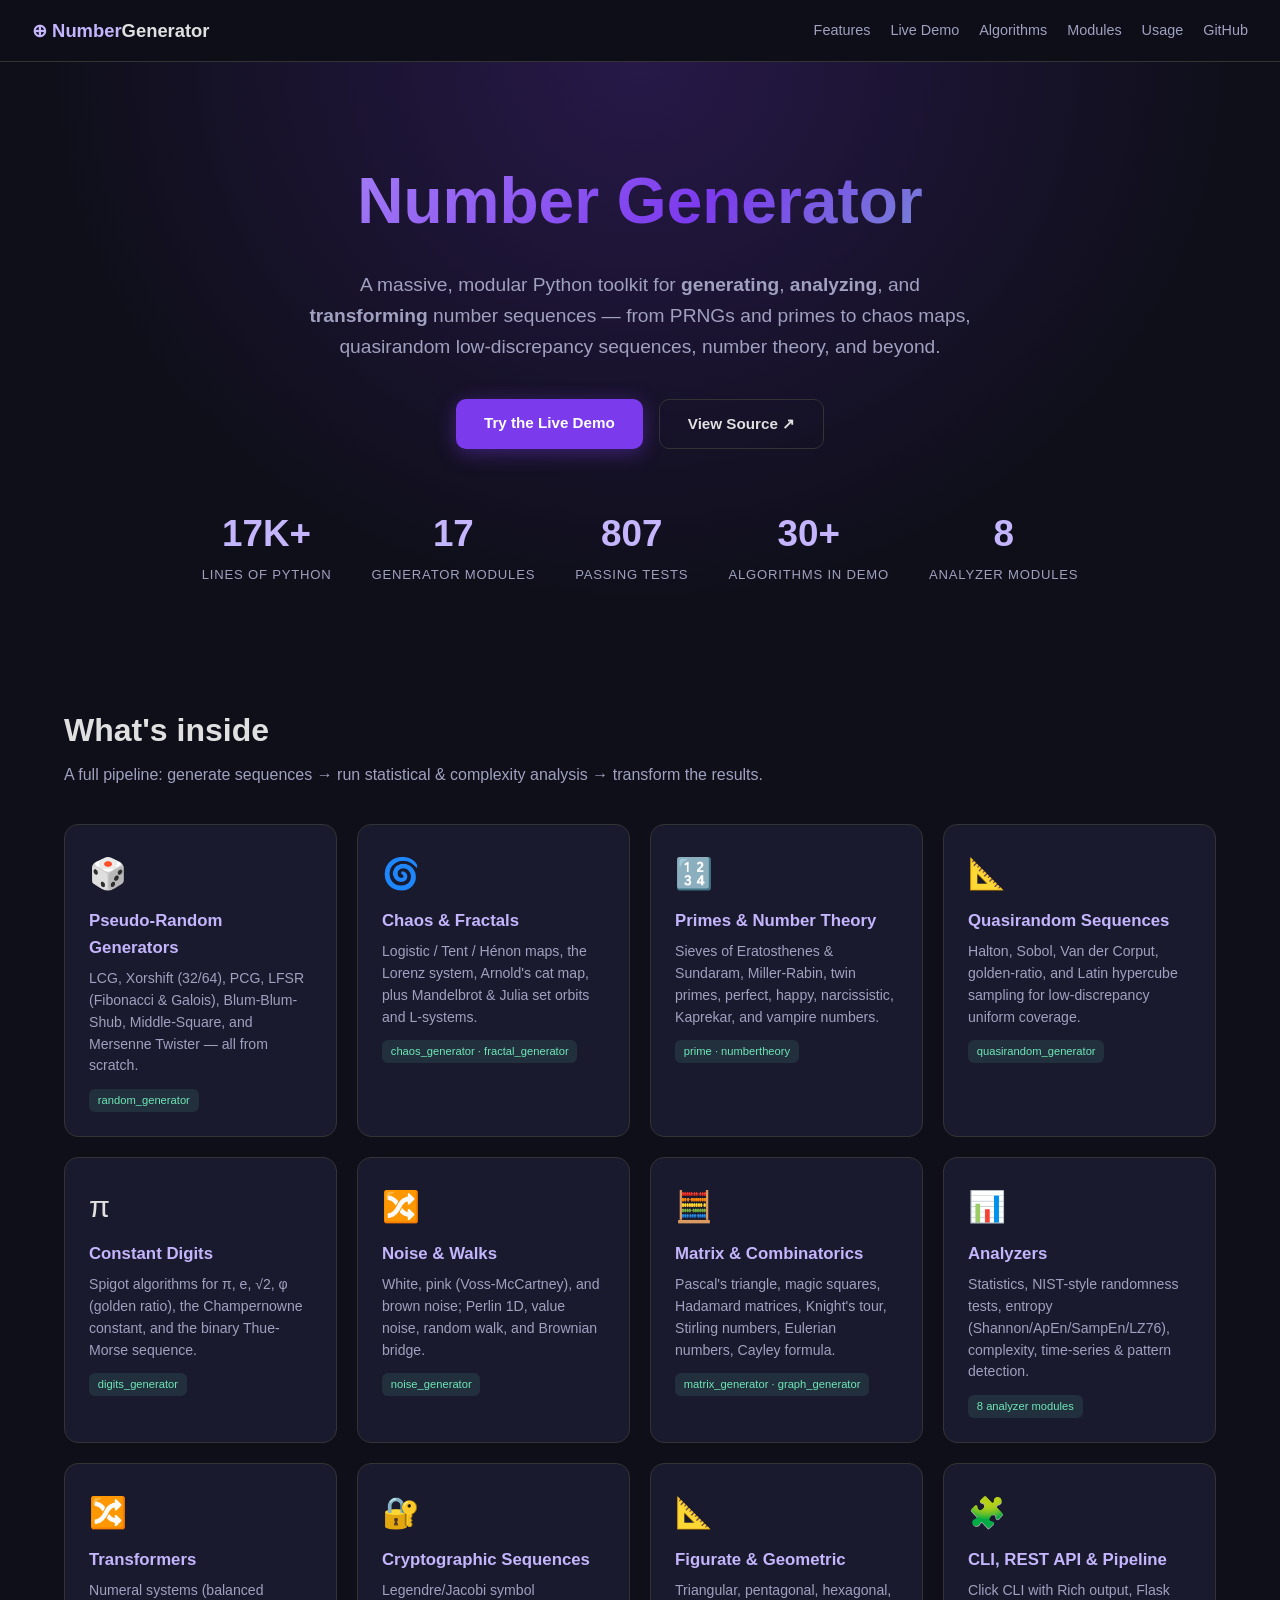
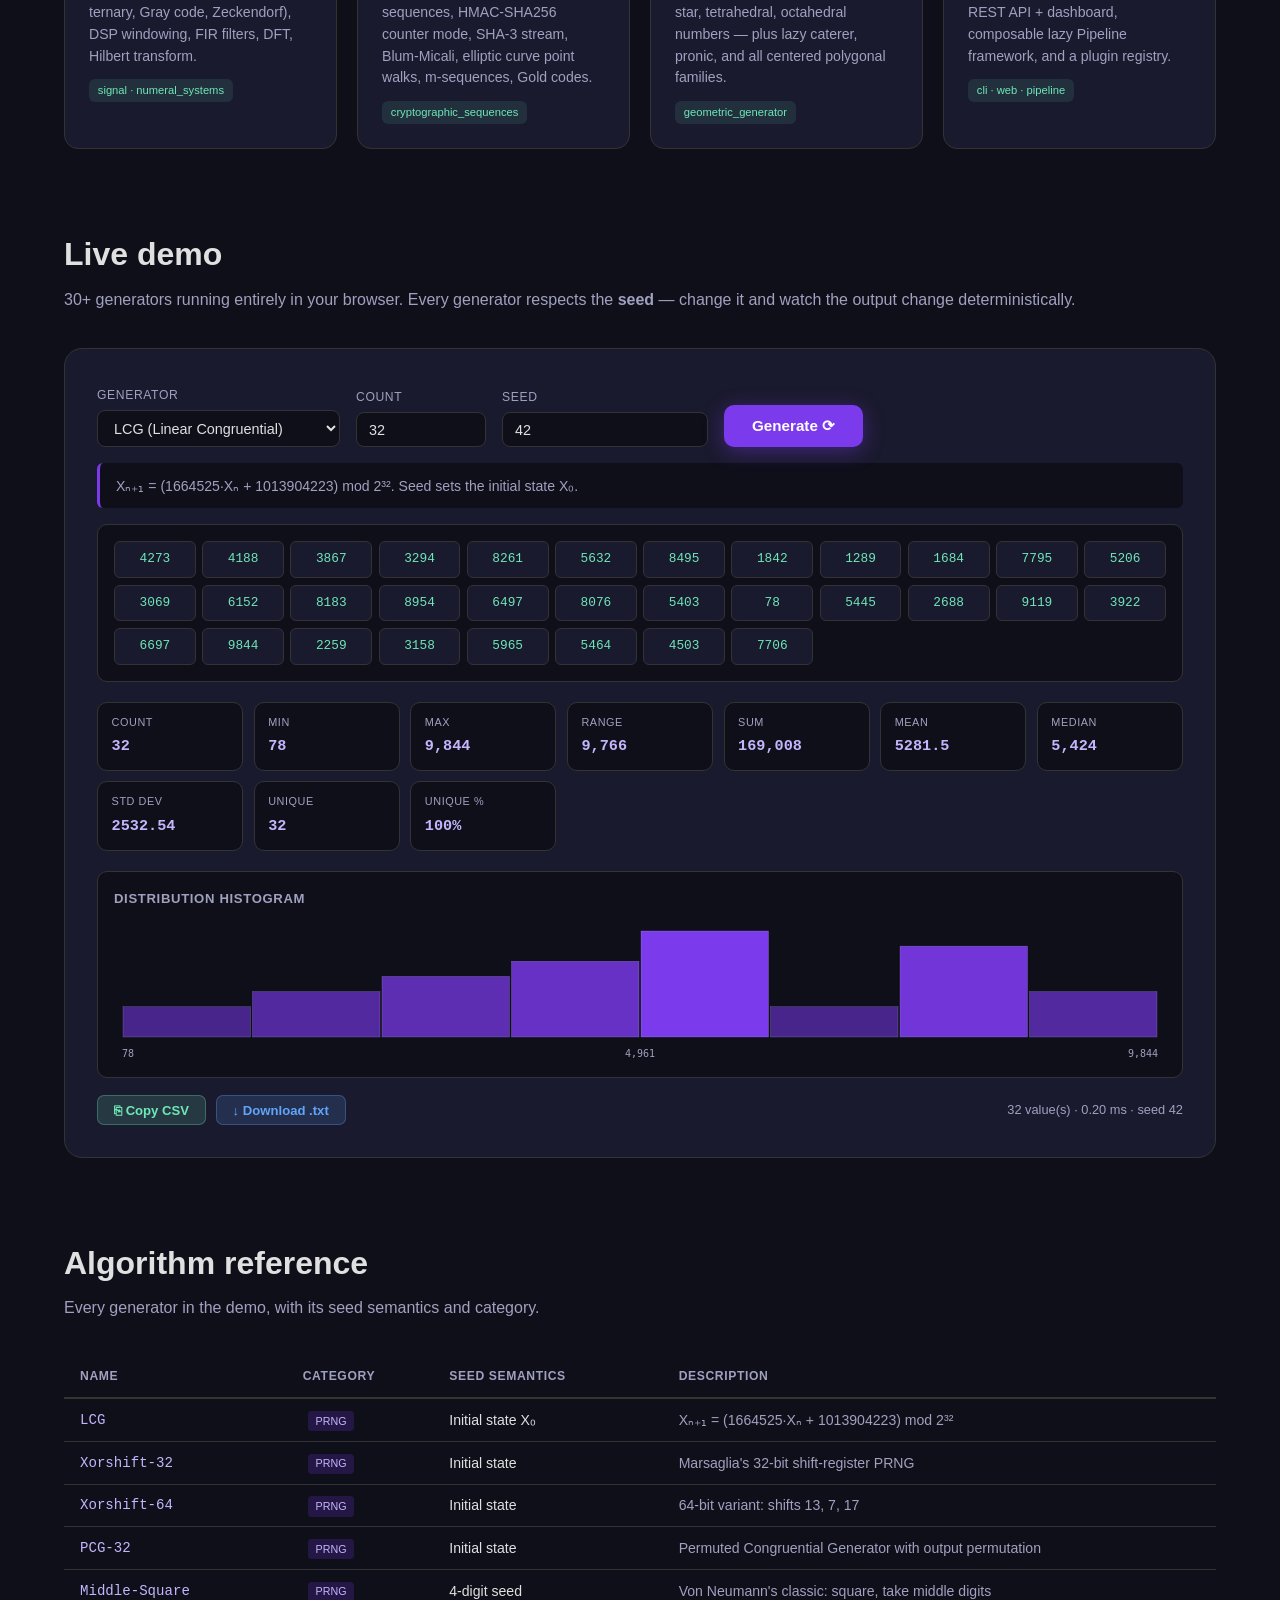
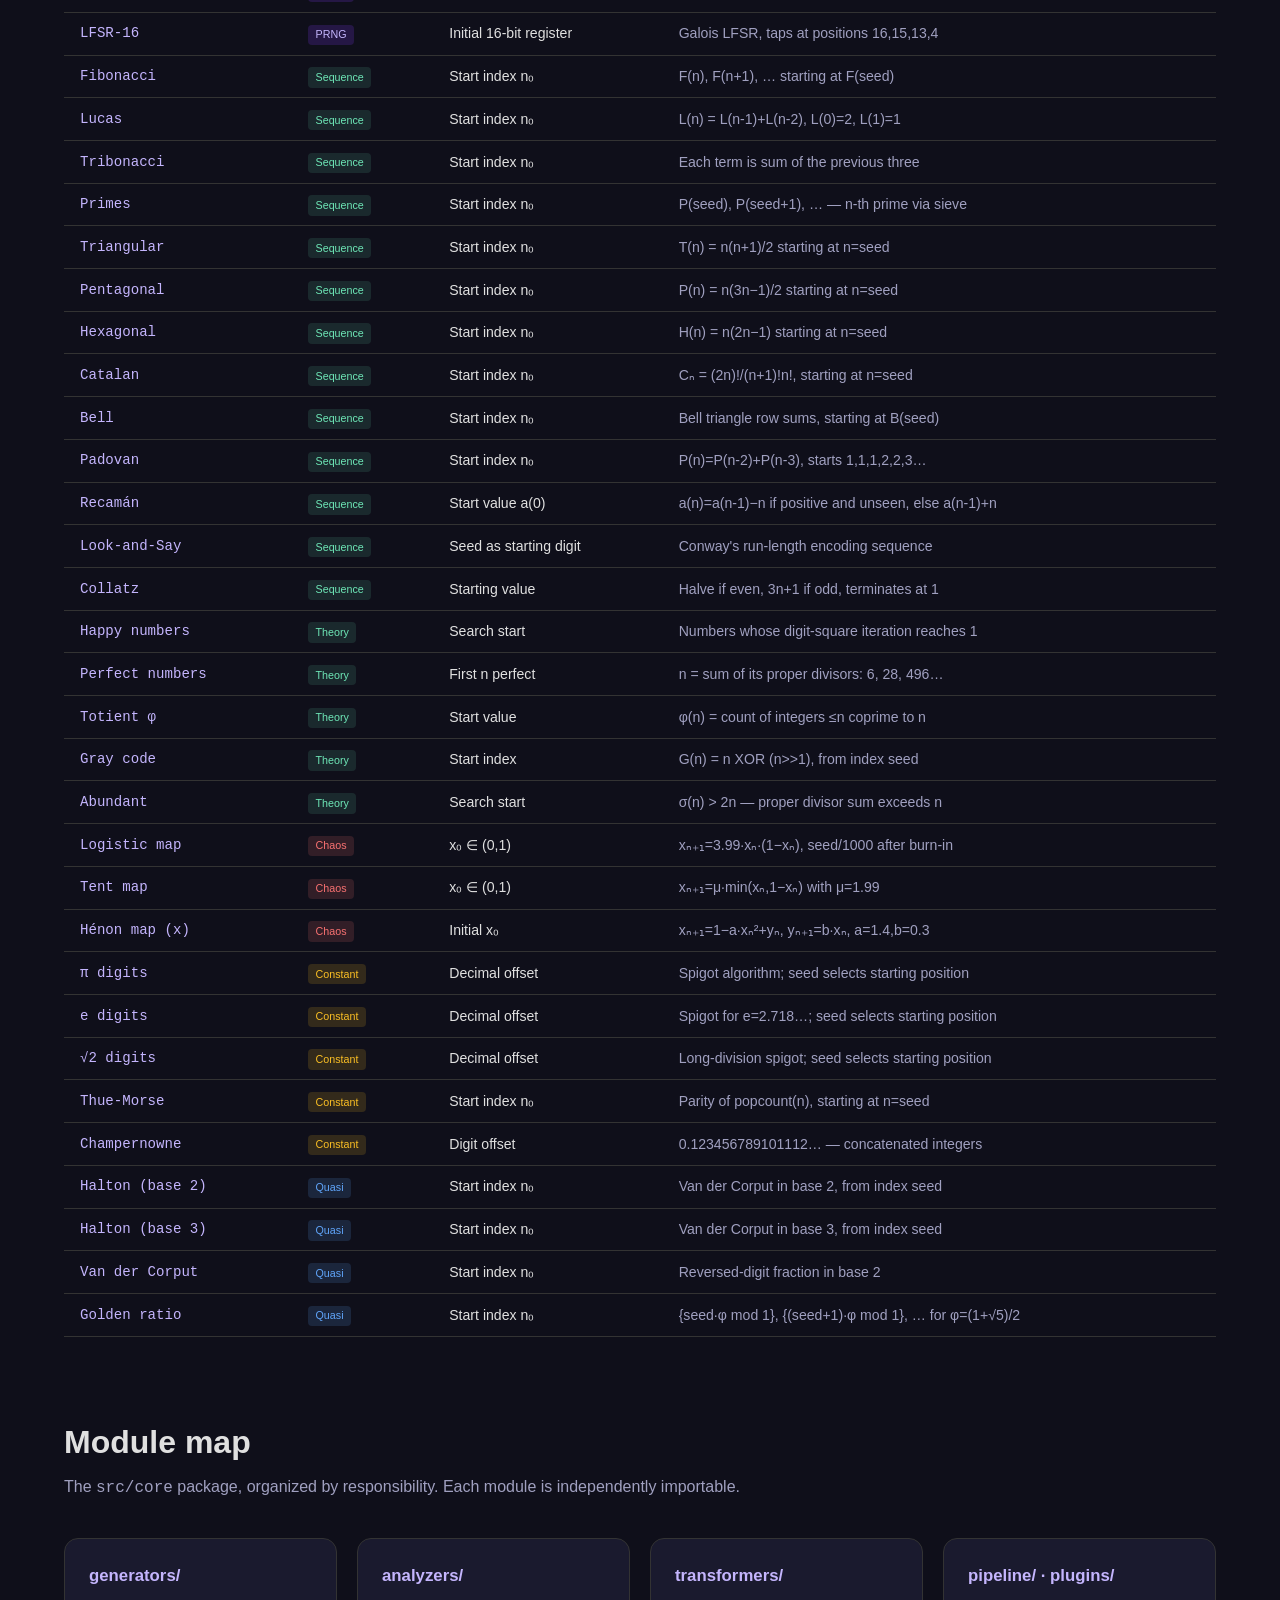
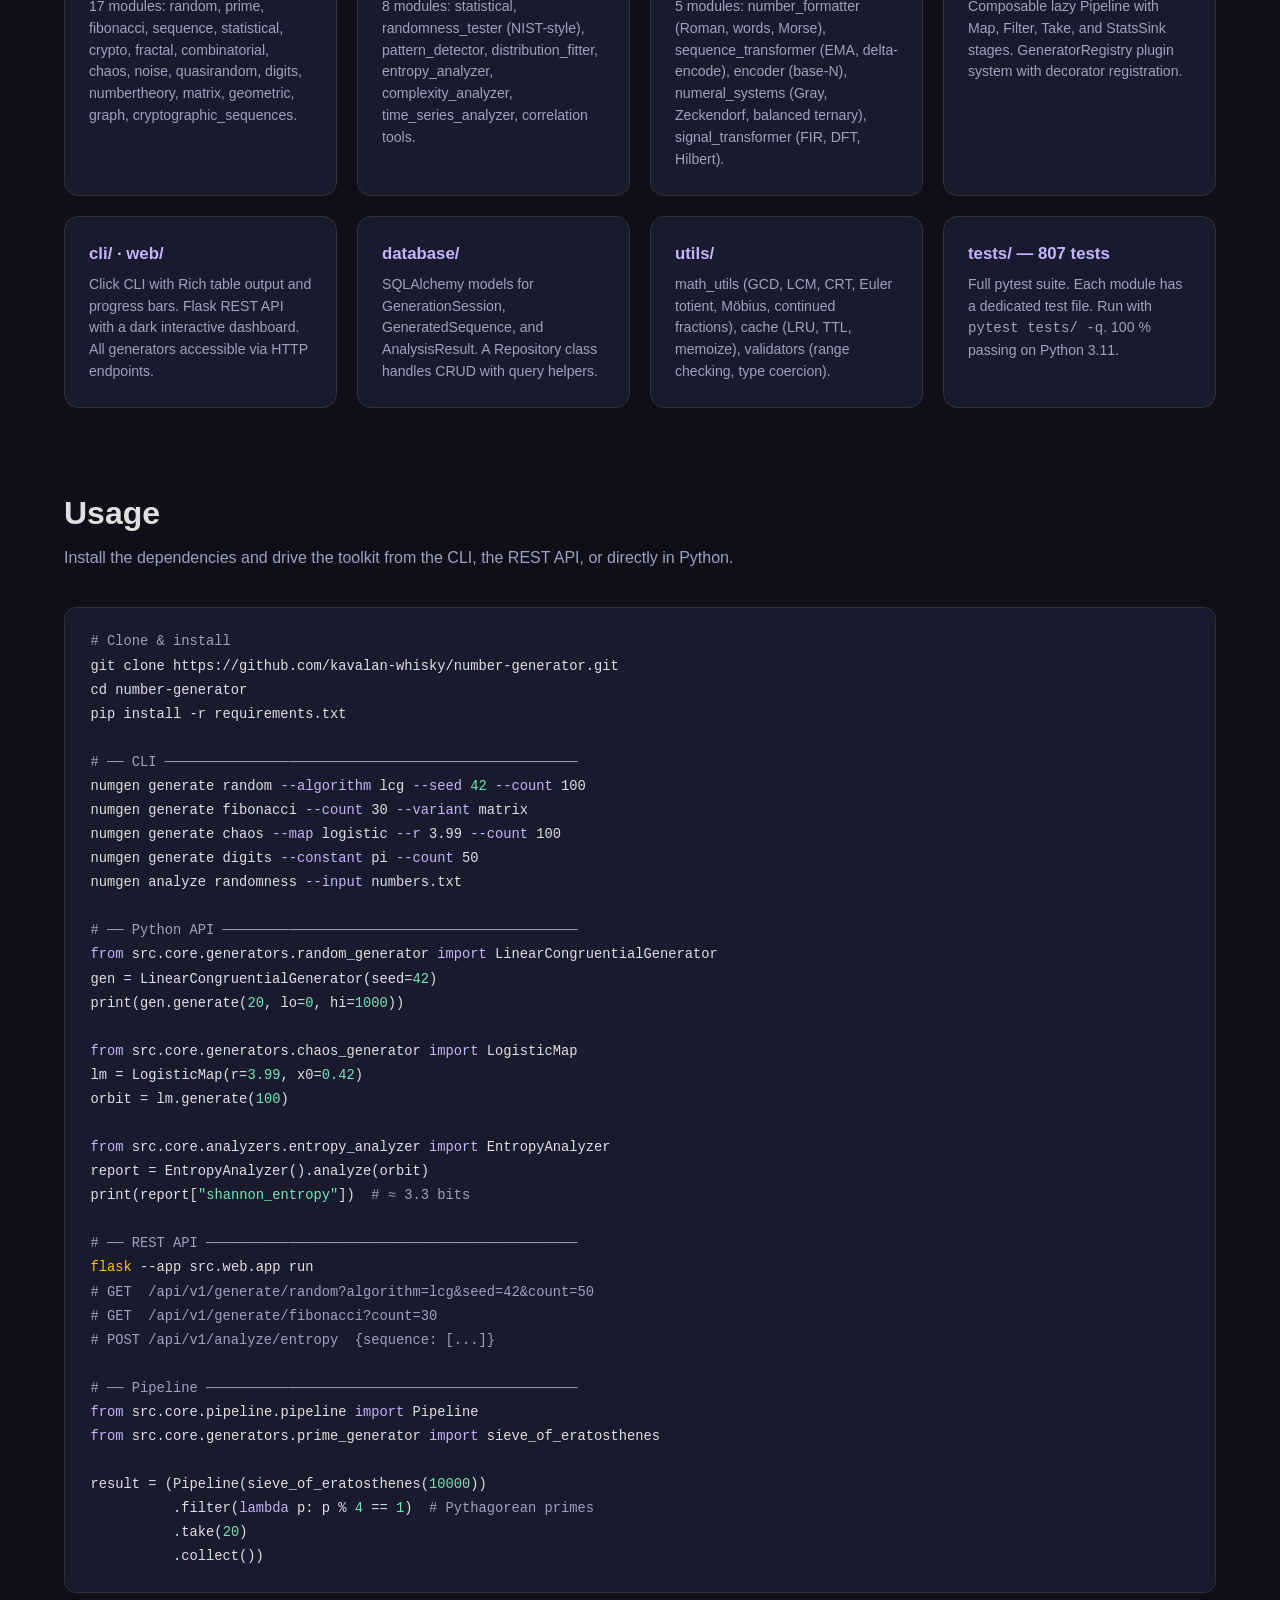
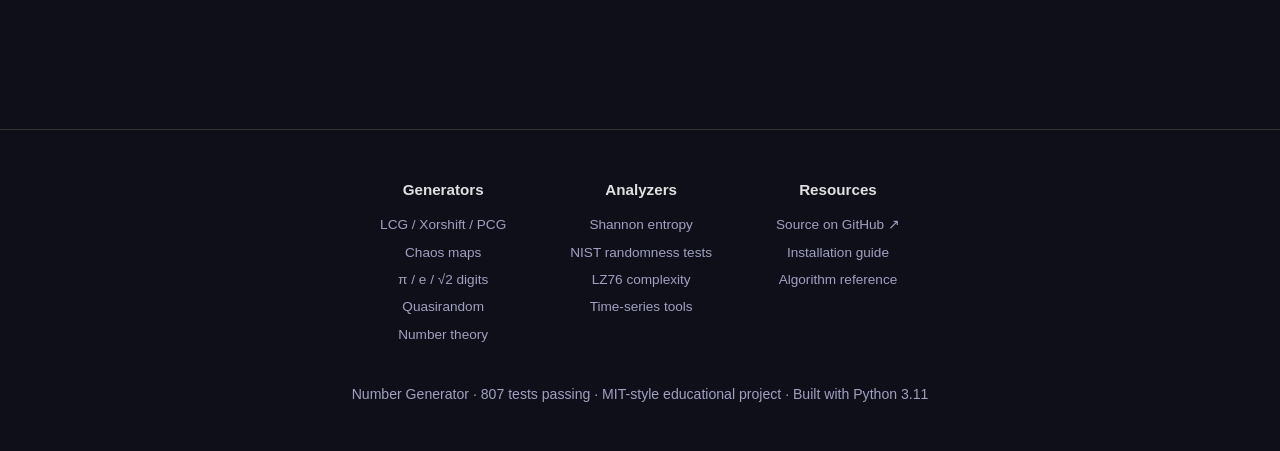
<file: site/index.html>
<!DOCTYPE html>
<html lang="en">
<head>
<meta charset="UTF-8">
<meta name="viewport" content="width=device-width, initial-scale=1.0">
<title>Number Generator — A Comprehensive Number Generation Toolkit</title>
<meta name="description" content="A large Python toolkit for generating, analyzing and transforming number sequences: PRNGs, primes, chaos maps, quasirandom sequences, number theory, and more.">
<style>
:root {
  --primary: #7c3aed;
  --primary-dark: #6d28d9;
  --primary-light: #c4b5fd;
  --bg: #0f0f1a;
  --bg-card: #1a1a2e;
  --bg-hover: #1e1e3a;
  --text: #e0e0e0;
  --text-muted: #a0a0c0;
  --border: #333;
  --success: #6ee7b7;
  --error: #f87171;
  --warning: #fbbf24;
  --info: #60a5fa;
}
* { margin: 0; padding: 0; box-sizing: border-box; }
html { scroll-behavior: smooth; }
body {
  font-family: -apple-system, BlinkMacSystemFont, "Segoe UI", Roboto, sans-serif;
  background: var(--bg);
  color: var(--text);
  line-height: 1.6;
}
::-webkit-scrollbar { width: 8px; height: 8px; }
::-webkit-scrollbar-track { background: var(--bg); }
::-webkit-scrollbar-thumb { background: var(--primary); border-radius: 4px; }
::selection { background: var(--primary); color: white; }
a { color: var(--primary-light); text-decoration: none; }
a:hover { text-decoration: underline; }
code, pre, .mono { font-family: "SF Mono", "Fira Code", Consolas, monospace; }

/* Nav */
nav {
  position: sticky; top: 0; z-index: 100;
  display: flex; align-items: center; gap: 1.5rem;
  padding: 1rem 2rem;
  background: rgba(15,15,26,0.9);
  backdrop-filter: blur(12px);
  border-bottom: 1px solid var(--border);
}
nav .brand { font-weight: 700; font-size: 1.15rem; color: var(--primary-light); white-space: nowrap; }
nav .brand span { color: var(--text); }
nav .links { margin-left: auto; display: flex; gap: 1.25rem; flex-wrap: wrap; }
nav a { color: var(--text-muted); font-size: 0.9rem; }
nav a:hover { color: var(--primary-light); text-decoration: none; }

/* Hero */
header.hero {
  text-align: center;
  padding: 5.5rem 1.5rem 4rem;
  background: radial-gradient(ellipse at top, rgba(124,58,237,0.22), transparent 65%);
}
header.hero h1 {
  font-size: clamp(2.4rem, 6vw, 4rem);
  font-weight: 800;
  background: linear-gradient(135deg, #c4b5fd, #7c3aed 55%, #6ee7b7);
  -webkit-background-clip: text; background-clip: text;
  -webkit-text-fill-color: transparent;
  margin-bottom: 1.1rem;
}
header.hero p.tagline { font-size: 1.2rem; color: var(--text-muted); max-width: 680px; margin: 0 auto 2.25rem; }
.cta { display: flex; gap: 1rem; justify-content: center; flex-wrap: wrap; }
.btn {
  display: inline-block; padding: 0.75rem 1.75rem; border-radius: 10px;
  font-weight: 600; transition: transform .15s, box-shadow .15s; cursor: pointer;
  border: none; font-size: 0.95rem;
}
.btn-primary { background: var(--primary); color: #fff; box-shadow: 0 4px 20px rgba(124,58,237,0.4); }
.btn-primary:hover { transform: translateY(-2px); text-decoration: none; box-shadow: 0 6px 28px rgba(124,58,237,0.55); }
.btn-ghost { border: 1px solid var(--border); color: var(--text); background: transparent; }
.btn-ghost:hover { border-color: var(--primary); text-decoration: none; }
.btn-sm { padding: 0.4rem 1rem; font-size: 0.82rem; border-radius: 7px; }
.btn-success { background: rgba(110,231,183,0.15); color: var(--success); border: 1px solid rgba(110,231,183,0.3); }
.btn-success:hover { background: rgba(110,231,183,0.25); }
.btn-info { background: rgba(96,165,250,0.15); color: var(--info); border: 1px solid rgba(96,165,250,0.3); }
.btn-info:hover { background: rgba(96,165,250,0.25); }

/* Stats bar */
.stats { display: flex; justify-content: center; gap: 2.5rem; flex-wrap: wrap; margin-top: 3.5rem; }
.stat { text-align: center; }
.stat .num { font-size: 2.3rem; font-weight: 800; color: var(--primary-light); }
.stat .lbl { font-size: 0.82rem; color: var(--text-muted); text-transform: uppercase; letter-spacing: .06em; }

/* Layout */
main { max-width: 1200px; margin: 0 auto; padding: 3.5rem 1.5rem; }
section { margin-bottom: 5rem; scroll-margin-top: 80px; }
section > h2 { font-size: 2rem; margin-bottom: 0.4rem; }
section > .sub { color: var(--text-muted); margin-bottom: 2.25rem; font-size: 1rem; }

/* Cards grid */
.grid { display: grid; grid-template-columns: repeat(auto-fill, minmax(270px, 1fr)); gap: 1.25rem; }
.grid-4 { display: grid; grid-template-columns: repeat(auto-fill, minmax(220px, 1fr)); gap: 1.1rem; }
.card {
  background: var(--bg-card); border: 1px solid var(--border);
  border-radius: 14px; padding: 1.5rem; transition: border-color .2s, transform .2s;
}
.card:hover { border-color: var(--primary); transform: translateY(-3px); }
.card .ico { font-size: 1.9rem; margin-bottom: 0.65rem; }
.card h3 { font-size: 1.05rem; margin-bottom: 0.4rem; color: var(--primary-light); }
.card p { font-size: 0.88rem; color: var(--text-muted); line-height: 1.55; }
.card .tag { display: inline-block; margin-top: 0.75rem; font-size: 0.7rem; color: var(--success);
  background: rgba(110,231,183,0.1); padding: 0.15rem 0.55rem; border-radius: 6px; }

/* Demo section */
.demo {
  background: var(--bg-card); border: 1px solid var(--border);
  border-radius: 18px; padding: 2rem;
}
.demo .controls {
  display: flex; gap: 1rem; flex-wrap: wrap; align-items: flex-end; margin-bottom: 1rem;
}
.field { display: flex; flex-direction: column; gap: 0.3rem; }
.field label { font-size: 0.76rem; color: var(--text-muted); text-transform: uppercase; letter-spacing: .05em; }
.field select, .field input {
  background: var(--bg); border: 1px solid var(--border); color: var(--text);
  padding: 0.55rem 0.75rem; border-radius: 8px; font-size: 0.9rem; min-width: 130px;
}
.field select { min-width: 200px; }
.field select:focus, .field input:focus { outline: none; border-color: var(--primary); }

.demo-desc {
  background: var(--bg); border-left: 3px solid var(--primary);
  border-radius: 6px; padding: 0.7rem 1rem;
  font-size: 0.88rem; color: var(--text-muted);
  min-height: 2.4em; margin-bottom: 1rem;
}

/* Output grid */
.output {
  background: var(--bg); border: 1px solid var(--border);
  border-radius: 10px; padding: 1rem; min-height: 100px;
}
.number-grid {
  display: grid;
  grid-template-columns: repeat(auto-fill, minmax(78px, 1fr));
  gap: 0.4rem;
}
.number-cell {
  background: var(--bg-card); border: 1px solid var(--border); border-radius: 6px;
  padding: 0.45rem 0.3rem; text-align: center; font-family: monospace; font-size: 0.8rem;
  color: var(--success); overflow: hidden; text-overflow: ellipsis; white-space: nowrap;
  transition: border-color .15s, background .15s;
}
.number-cell:hover { border-color: var(--primary); background: var(--bg-hover); }

/* Stats panel */
.stats-panel {
  display: grid;
  grid-template-columns: repeat(auto-fill, minmax(130px, 1fr));
  gap: 0.65rem;
  margin-top: 1.25rem;
}
.stat-card {
  background: var(--bg); border: 1px solid var(--border); border-radius: 10px;
  padding: 0.7rem 0.85rem;
}
.stat-card .s-label { font-size: 0.68rem; color: var(--text-muted); text-transform: uppercase; letter-spacing: .05em; margin-bottom: 0.2rem; }
.stat-card .s-val { font-family: monospace; font-size: 0.95rem; color: var(--primary-light); font-weight: 600; }

/* Histogram */
.histogram-wrap {
  margin-top: 1.25rem;
  background: var(--bg); border: 1px solid var(--border); border-radius: 10px;
  padding: 1rem;
}
.histogram-wrap h4 { font-size: 0.82rem; color: var(--text-muted); text-transform: uppercase; letter-spacing: .05em; margin-bottom: 0.75rem; }
#histCanvas { width: 100%; height: 140px; display: block; border-radius: 6px; }

/* Action bar */
.action-bar {
  display: flex; gap: 0.6rem; flex-wrap: wrap;
  margin-top: 1.1rem; align-items: center;
}
.action-bar .meta { margin-left: auto; font-size: 0.8rem; color: var(--text-muted); }
#copyMsg { font-size: 0.78rem; color: var(--success); opacity: 0; transition: opacity .3s; }

/* Code block */
pre.code {
  background: var(--bg-card); border: 1px solid var(--border); border-radius: 12px;
  padding: 1.4rem 1.6rem; overflow-x: auto; font-size: 0.86rem; line-height: 1.75;
}
pre.code .c { color: var(--text-muted); }
pre.code .k { color: var(--primary-light); }
pre.code .s { color: var(--success); }
pre.code .t { color: var(--warning); }

/* Algo table */
.algo-table { width: 100%; border-collapse: collapse; font-size: 0.88rem; }
.algo-table th { text-align: left; padding: 0.65rem 1rem; border-bottom: 2px solid var(--border); color: var(--text-muted); font-size: 0.76rem; text-transform: uppercase; letter-spacing: .05em; }
.algo-table td { padding: 0.6rem 1rem; border-bottom: 1px solid var(--border); vertical-align: top; }
.algo-table tr:hover td { background: var(--bg-card); }
.algo-table td:first-child { color: var(--primary-light); font-family: monospace; white-space: nowrap; }
.algo-table td:last-child { color: var(--text-muted); }
.badge { display: inline-block; font-size: 0.67rem; padding: 0.1rem 0.45rem; border-radius: 4px; margin-left: 0.35rem; vertical-align: middle; }
.badge-chaos { background: rgba(248,113,113,0.15); color: var(--error); }
.badge-prng { background: rgba(124,58,237,0.2); color: var(--primary-light); }
.badge-seq { background: rgba(110,231,183,0.12); color: var(--success); }
.badge-const { background: rgba(251,191,36,0.15); color: var(--warning); }
.badge-quasi { background: rgba(96,165,250,0.15); color: var(--info); }

/* Footer */
footer {
  border-top: 1px solid var(--border); padding: 3rem 1.5rem;
  text-align: center; color: var(--text-muted); font-size: 0.88rem;
}
footer .footer-grid { display: flex; justify-content: center; gap: 4rem; flex-wrap: wrap; margin-bottom: 2rem; }
footer .f-col h4 { color: var(--text); font-size: 0.95rem; margin-bottom: 0.75rem; }
footer .f-col a { display: block; color: var(--text-muted); font-size: 0.85rem; margin-bottom: 0.35rem; }
footer .f-col a:hover { color: var(--primary-light); }

@media (max-width: 640px) {
  nav { padding: 0.8rem 1rem; }
  nav .links { gap: 0.8rem; }
  .stats { gap: 1.5rem; }
  .demo { padding: 1.25rem; }
  .field select { min-width: 160px; }
  .action-bar .meta { width: 100%; margin-left: 0; }
}
</style>
</head>
<body>

<nav>
  <div class="brand">⊕ Number<span>Generator</span></div>
  <div class="links">
    <a href="#features">Features</a>
    <a href="#demo">Live Demo</a>
    <a href="#algorithms">Algorithms</a>
    <a href="#modules">Modules</a>
    <a href="#usage">Usage</a>
    <a href="https://github.com/kavalan-whisky/number-generator" target="_blank" rel="noopener">GitHub</a>
  </div>
</nav>

<header class="hero">
  <h1>Number Generator</h1>
  <p class="tagline">A massive, modular Python toolkit for <strong>generating</strong>, <strong>analyzing</strong>,
    and <strong>transforming</strong> number sequences — from PRNGs and primes to chaos maps,
    quasirandom low-discrepancy sequences, number theory, and beyond.</p>
  <div class="cta">
    <a class="btn btn-primary" href="#demo">Try the Live Demo</a>
    <a class="btn btn-ghost" href="https://github.com/kavalan-whisky/number-generator" target="_blank" rel="noopener">View Source ↗</a>
  </div>
  <div class="stats">
    <div class="stat"><div class="num">17K+</div><div class="lbl">Lines of Python</div></div>
    <div class="stat"><div class="num">17</div><div class="lbl">Generator Modules</div></div>
    <div class="stat"><div class="num">807</div><div class="lbl">Passing Tests</div></div>
    <div class="stat"><div class="num">30+</div><div class="lbl">Algorithms in Demo</div></div>
    <div class="stat"><div class="num">8</div><div class="lbl">Analyzer Modules</div></div>
  </div>
</header>

<main>

<section id="features">
  <h2>What's inside</h2>
  <p class="sub">A full pipeline: generate sequences → run statistical &amp; complexity analysis → transform the results.</p>
  <div class="grid">
    <div class="card">
      <div class="ico">🎲</div>
      <h3>Pseudo-Random Generators</h3>
      <p>LCG, Xorshift (32/64), PCG, LFSR (Fibonacci &amp; Galois), Blum-Blum-Shub, Middle-Square, and Mersenne Twister — all from scratch.</p>
      <span class="tag">random_generator</span>
    </div>
    <div class="card">
      <div class="ico">🌀</div>
      <h3>Chaos &amp; Fractals</h3>
      <p>Logistic / Tent / Hénon maps, the Lorenz system, Arnold's cat map, plus Mandelbrot &amp; Julia set orbits and L-systems.</p>
      <span class="tag">chaos_generator · fractal_generator</span>
    </div>
    <div class="card">
      <div class="ico">🔢</div>
      <h3>Primes &amp; Number Theory</h3>
      <p>Sieves of Eratosthenes &amp; Sundaram, Miller-Rabin, twin primes, perfect, happy, narcissistic, Kaprekar, and vampire numbers.</p>
      <span class="tag">prime · numbertheory</span>
    </div>
    <div class="card">
      <div class="ico">📐</div>
      <h3>Quasirandom Sequences</h3>
      <p>Halton, Sobol, Van der Corput, golden-ratio, and Latin hypercube sampling for low-discrepancy uniform coverage.</p>
      <span class="tag">quasirandom_generator</span>
    </div>
    <div class="card">
      <div class="ico">π</div>
      <h3>Constant Digits</h3>
      <p>Spigot algorithms for π, e, √2, φ (golden ratio), the Champernowne constant, and the binary Thue-Morse sequence.</p>
      <span class="tag">digits_generator</span>
    </div>
    <div class="card">
      <div class="ico">🔀</div>
      <h3>Noise &amp; Walks</h3>
      <p>White, pink (Voss-McCartney), and brown noise; Perlin 1D, value noise, random walk, and Brownian bridge.</p>
      <span class="tag">noise_generator</span>
    </div>
    <div class="card">
      <div class="ico">🧮</div>
      <h3>Matrix &amp; Combinatorics</h3>
      <p>Pascal's triangle, magic squares, Hadamard matrices, Knight's tour, Stirling numbers, Eulerian numbers, Cayley formula.</p>
      <span class="tag">matrix_generator · graph_generator</span>
    </div>
    <div class="card">
      <div class="ico">📊</div>
      <h3>Analyzers</h3>
      <p>Statistics, NIST-style randomness tests, entropy (Shannon/ApEn/SampEn/LZ76), complexity, time-series &amp; pattern detection.</p>
      <span class="tag">8 analyzer modules</span>
    </div>
    <div class="card">
      <div class="ico">🔀</div>
      <h3>Transformers</h3>
      <p>Numeral systems (balanced ternary, Gray code, Zeckendorf), DSP windowing, FIR filters, DFT, Hilbert transform.</p>
      <span class="tag">signal · numeral_systems</span>
    </div>
    <div class="card">
      <div class="ico">🔐</div>
      <h3>Cryptographic Sequences</h3>
      <p>Legendre/Jacobi symbol sequences, HMAC-SHA256 counter mode, SHA-3 stream, Blum-Micali, elliptic curve point walks, m-sequences, Gold codes.</p>
      <span class="tag">cryptographic_sequences</span>
    </div>
    <div class="card">
      <div class="ico">📐</div>
      <h3>Figurate &amp; Geometric</h3>
      <p>Triangular, pentagonal, hexagonal, star, tetrahedral, octahedral numbers — plus lazy caterer, pronic, and all centered polygonal families.</p>
      <span class="tag">geometric_generator</span>
    </div>
    <div class="card">
      <div class="ico">🧩</div>
      <h3>CLI, REST API &amp; Pipeline</h3>
      <p>Click CLI with Rich output, Flask REST API + dashboard, composable lazy Pipeline framework, and a plugin registry.</p>
      <span class="tag">cli · web · pipeline</span>
    </div>
  </div>
</section>

<section id="demo">
  <h2>Live demo</h2>
  <p class="sub">30+ generators running entirely in your browser. Every generator respects the <strong>seed</strong> — change it and watch the output change deterministically.</p>
  <div class="demo">
    <div class="controls">
      <div class="field">
        <label for="algo">Generator</label>
        <select id="algo">
          <optgroup label="Pseudo-Random PRNGs">
            <option value="lcg">LCG (Linear Congruential)</option>
            <option value="xorshift">Xorshift-32</option>
            <option value="xorshift64">Xorshift-64</option>
            <option value="pcg">PCG-32</option>
            <option value="midsquare">Middle-Square</option>
            <option value="lfsr">LFSR (16-bit, Galois)</option>
          </optgroup>
          <optgroup label="Classic Sequences">
            <option value="fibonacci">Fibonacci (from seed offset)</option>
            <option value="lucas">Lucas numbers</option>
            <option value="tribonacci">Tribonacci</option>
            <option value="primes">Primes (from seed offset)</option>
            <option value="triangular">Triangular (from seed offset)</option>
            <option value="pentagonal">Pentagonal numbers</option>
            <option value="hexagonal">Hexagonal numbers</option>
            <option value="catalan">Catalan numbers</option>
            <option value="bell">Bell numbers</option>
            <option value="padovan">Padovan sequence</option>
            <option value="recaman">Recamán sequence</option>
            <option value="look_and_say">Look-and-Say</option>
            <option value="collatz">Collatz (from seed)</option>
          </optgroup>
          <optgroup label="Number Theory">
            <option value="happy">Happy numbers (first n)</option>
            <option value="perfect">Perfect numbers</option>
            <option value="totient">Euler's Totient φ(seed..)</option>
            <option value="gray">Gray code (from seed)</option>
            <option value="abundant">Abundant numbers</option>
          </optgroup>
          <optgroup label="Chaos &amp; Fractals">
            <option value="logistic">Logistic map (r=3.99)</option>
            <option value="tent">Tent map</option>
            <option value="henon_x">Hénon map (x-coords)</option>
          </optgroup>
          <optgroup label="Constants &amp; Digits">
            <option value="pi">π digits (from seed offset)</option>
            <option value="e_digits">e digits (from seed offset)</option>
            <option value="sqrt2">√2 digits (from seed offset)</option>
            <option value="thuemorse">Thue-Morse sequence</option>
            <option value="champernowne">Champernowne digits</option>
          </optgroup>
          <optgroup label="Quasirandom">
            <option value="halton2">Halton (base 2)</option>
            <option value="halton3">Halton (base 3)</option>
            <option value="vdc">Van der Corput (base 2)</option>
            <option value="golden">Golden ratio sequence</option>
          </optgroup>
        </select>
      </div>
      <div class="field">
        <label for="count">Count</label>
        <input id="count" type="number" value="32" min="1" max="300">
      </div>
      <div class="field">
        <label for="seed">Seed</label>
        <input id="seed" type="number" value="42" min="0">
      </div>
      <div class="field">
        <label>&nbsp;</label>
        <button class="btn btn-primary" id="genBtn">Generate ⟳</button>
      </div>
    </div>

    <div class="demo-desc" id="desc">Select a generator above.</div>

    <div class="output">
      <div class="number-grid" id="grid"></div>
    </div>

    <!-- Live stats panel -->
    <div class="stats-panel" id="statsPanel" style="display:none"></div>

    <!-- Histogram -->
    <div class="histogram-wrap" id="histWrap" style="display:none">
      <h4>Distribution histogram</h4>
      <canvas id="histCanvas"></canvas>
    </div>

    <!-- Action bar -->
    <div class="action-bar">
      <button class="btn btn-sm btn-success" id="copyBtn">⎘ Copy CSV</button>
      <button class="btn btn-sm btn-info" id="downloadBtn">↓ Download .txt</button>
      <span id="copyMsg">Copied!</span>
      <span class="meta" id="meta"></span>
    </div>
  </div>
</section>

<section id="algorithms">
  <h2>Algorithm reference</h2>
  <p class="sub">Every generator in the demo, with its seed semantics and category.</p>
  <div style="overflow-x:auto">
  <table class="algo-table">
    <thead>
      <tr><th>Name</th><th>Category</th><th>Seed semantics</th><th>Description</th></tr>
    </thead>
    <tbody>
      <tr><td>LCG</td><td><span class="badge badge-prng">PRNG</span></td><td>Initial state X₀</td><td>Xₙ₊₁ = (1664525·Xₙ + 1013904223) mod 2³²</td></tr>
      <tr><td>Xorshift-32</td><td><span class="badge badge-prng">PRNG</span></td><td>Initial state</td><td>Marsaglia's 32-bit shift-register PRNG</td></tr>
      <tr><td>Xorshift-64</td><td><span class="badge badge-prng">PRNG</span></td><td>Initial state</td><td>64-bit variant: shifts 13, 7, 17</td></tr>
      <tr><td>PCG-32</td><td><span class="badge badge-prng">PRNG</span></td><td>Initial state</td><td>Permuted Congruential Generator with output permutation</td></tr>
      <tr><td>Middle-Square</td><td><span class="badge badge-prng">PRNG</span></td><td>4-digit seed</td><td>Von Neumann's classic: square, take middle digits</td></tr>
      <tr><td>LFSR-16</td><td><span class="badge badge-prng">PRNG</span></td><td>Initial 16-bit register</td><td>Galois LFSR, taps at positions 16,15,13,4</td></tr>
      <tr><td>Fibonacci</td><td><span class="badge badge-seq">Sequence</span></td><td>Start index n₀</td><td>F(n), F(n+1), … starting at F(seed)</td></tr>
      <tr><td>Lucas</td><td><span class="badge badge-seq">Sequence</span></td><td>Start index n₀</td><td>L(n) = L(n-1)+L(n-2), L(0)=2, L(1)=1</td></tr>
      <tr><td>Tribonacci</td><td><span class="badge badge-seq">Sequence</span></td><td>Start index n₀</td><td>Each term is sum of the previous three</td></tr>
      <tr><td>Primes</td><td><span class="badge badge-seq">Sequence</span></td><td>Start index n₀</td><td>P(seed), P(seed+1), … — n-th prime via sieve</td></tr>
      <tr><td>Triangular</td><td><span class="badge badge-seq">Sequence</span></td><td>Start index n₀</td><td>T(n) = n(n+1)/2 starting at n=seed</td></tr>
      <tr><td>Pentagonal</td><td><span class="badge badge-seq">Sequence</span></td><td>Start index n₀</td><td>P(n) = n(3n−1)/2 starting at n=seed</td></tr>
      <tr><td>Hexagonal</td><td><span class="badge badge-seq">Sequence</span></td><td>Start index n₀</td><td>H(n) = n(2n−1) starting at n=seed</td></tr>
      <tr><td>Catalan</td><td><span class="badge badge-seq">Sequence</span></td><td>Start index n₀</td><td>Cₙ = (2n)!/(n+1)!n!, starting at n=seed</td></tr>
      <tr><td>Bell</td><td><span class="badge badge-seq">Sequence</span></td><td>Start index n₀</td><td>Bell triangle row sums, starting at B(seed)</td></tr>
      <tr><td>Padovan</td><td><span class="badge badge-seq">Sequence</span></td><td>Start index n₀</td><td>P(n)=P(n-2)+P(n-3), starts 1,1,1,2,2,3…</td></tr>
      <tr><td>Recamán</td><td><span class="badge badge-seq">Sequence</span></td><td>Start value a(0)</td><td>a(n)=a(n-1)−n if positive and unseen, else a(n-1)+n</td></tr>
      <tr><td>Look-and-Say</td><td><span class="badge badge-seq">Sequence</span></td><td>Seed as starting digit</td><td>Conway's run-length encoding sequence</td></tr>
      <tr><td>Collatz</td><td><span class="badge badge-seq">Sequence</span></td><td>Starting value</td><td>Halve if even, 3n+1 if odd, terminates at 1</td></tr>
      <tr><td>Happy numbers</td><td><span class="badge badge-seq">Theory</span></td><td>Search start</td><td>Numbers whose digit-square iteration reaches 1</td></tr>
      <tr><td>Perfect numbers</td><td><span class="badge badge-seq">Theory</span></td><td>First n perfect</td><td>n = sum of its proper divisors: 6, 28, 496…</td></tr>
      <tr><td>Totient φ</td><td><span class="badge badge-seq">Theory</span></td><td>Start value</td><td>φ(n) = count of integers ≤n coprime to n</td></tr>
      <tr><td>Gray code</td><td><span class="badge badge-seq">Theory</span></td><td>Start index</td><td>G(n) = n XOR (n>>1), from index seed</td></tr>
      <tr><td>Abundant</td><td><span class="badge badge-seq">Theory</span></td><td>Search start</td><td>σ(n) > 2n — proper divisor sum exceeds n</td></tr>
      <tr><td>Logistic map</td><td><span class="badge badge-chaos">Chaos</span></td><td>x₀ ∈ (0,1)</td><td>xₙ₊₁=3.99·xₙ·(1−xₙ), seed/1000 after burn-in</td></tr>
      <tr><td>Tent map</td><td><span class="badge badge-chaos">Chaos</span></td><td>x₀ ∈ (0,1)</td><td>xₙ₊₁=μ·min(xₙ,1−xₙ) with μ=1.99</td></tr>
      <tr><td>Hénon map (x)</td><td><span class="badge badge-chaos">Chaos</span></td><td>Initial x₀</td><td>xₙ₊₁=1−a·xₙ²+yₙ, yₙ₊₁=b·xₙ, a=1.4,b=0.3</td></tr>
      <tr><td>π digits</td><td><span class="badge badge-const">Constant</span></td><td>Decimal offset</td><td>Spigot algorithm; seed selects starting position</td></tr>
      <tr><td>e digits</td><td><span class="badge badge-const">Constant</span></td><td>Decimal offset</td><td>Spigot for e=2.718…; seed selects starting position</td></tr>
      <tr><td>√2 digits</td><td><span class="badge badge-const">Constant</span></td><td>Decimal offset</td><td>Long-division spigot; seed selects starting position</td></tr>
      <tr><td>Thue-Morse</td><td><span class="badge badge-const">Constant</span></td><td>Start index n₀</td><td>Parity of popcount(n), starting at n=seed</td></tr>
      <tr><td>Champernowne</td><td><span class="badge badge-const">Constant</span></td><td>Digit offset</td><td>0.123456789101112… — concatenated integers</td></tr>
      <tr><td>Halton (base 2)</td><td><span class="badge badge-quasi">Quasi</span></td><td>Start index n₀</td><td>Van der Corput in base 2, from index seed</td></tr>
      <tr><td>Halton (base 3)</td><td><span class="badge badge-quasi">Quasi</span></td><td>Start index n₀</td><td>Van der Corput in base 3, from index seed</td></tr>
      <tr><td>Van der Corput</td><td><span class="badge badge-quasi">Quasi</span></td><td>Start index n₀</td><td>Reversed-digit fraction in base 2</td></tr>
      <tr><td>Golden ratio</td><td><span class="badge badge-quasi">Quasi</span></td><td>Start index n₀</td><td>{seed·φ mod 1}, {(seed+1)·φ mod 1}, … for φ=(1+√5)/2</td></tr>
    </tbody>
  </table>
  </div>
</section>

<section id="modules">
  <h2>Module map</h2>
  <p class="sub">The <code>src/core</code> package, organized by responsibility. Each module is independently importable.</p>
  <div class="grid">
    <div class="card"><h3>generators/</h3>
      <p>17 modules: random, prime, fibonacci, sequence, statistical, crypto, fractal, combinatorial, chaos, noise, quasirandom, digits, numbertheory, matrix, geometric, graph, cryptographic_sequences.</p></div>
    <div class="card"><h3>analyzers/</h3>
      <p>8 modules: statistical, randomness_tester (NIST-style), pattern_detector, distribution_fitter, entropy_analyzer, complexity_analyzer, time_series_analyzer, correlation tools.</p></div>
    <div class="card"><h3>transformers/</h3>
      <p>5 modules: number_formatter (Roman, words, Morse), sequence_transformer (EMA, delta-encode), encoder (base-N), numeral_systems (Gray, Zeckendorf, balanced ternary), signal_transformer (FIR, DFT, Hilbert).</p></div>
    <div class="card"><h3>pipeline/ · plugins/</h3>
      <p>Composable lazy Pipeline with Map, Filter, Take, and StatsSink stages. GeneratorRegistry plugin system with decorator registration.</p></div>
    <div class="card"><h3>cli/ · web/</h3>
      <p>Click CLI with Rich table output and progress bars. Flask REST API with a dark interactive dashboard. All generators accessible via HTTP endpoints.</p></div>
    <div class="card"><h3>database/</h3>
      <p>SQLAlchemy models for GenerationSession, GeneratedSequence, and AnalysisResult. A Repository class handles CRUD with query helpers.</p></div>
    <div class="card"><h3>utils/</h3>
      <p>math_utils (GCD, LCM, CRT, Euler totient, Möbius, continued fractions), cache (LRU, TTL, memoize), validators (range checking, type coercion).</p></div>
    <div class="card"><h3>tests/ — 807 tests</h3>
      <p>Full pytest suite. Each module has a dedicated test file. Run with <code>pytest tests/ -q</code>. 100 % passing on Python 3.11.</p></div>
  </div>
</section>

<section id="usage">
  <h2>Usage</h2>
  <p class="sub">Install the dependencies and drive the toolkit from the CLI, the REST API, or directly in Python.</p>
  <pre class="code"><span class="c"># Clone &amp; install</span>
git clone https://github.com/kavalan-whisky/number-generator.git
cd number-generator
pip install -r requirements.txt

<span class="c"># ── CLI ──────────────────────────────────────────────────</span>
numgen generate random <span class="k">--algorithm</span> lcg <span class="k">--seed</span> <span class="s">42</span> <span class="k">--count</span> 100
numgen generate fibonacci <span class="k">--count</span> 30 <span class="k">--variant</span> matrix
numgen generate chaos <span class="k">--map</span> logistic <span class="k">--r</span> 3.99 <span class="k">--count</span> 100
numgen generate digits <span class="k">--constant</span> pi <span class="k">--count</span> 50
numgen analyze randomness <span class="k">--input</span> numbers.txt

<span class="c"># ── Python API ───────────────────────────────────────────</span>
<span class="k">from</span> src.core.generators.random_generator <span class="k">import</span> LinearCongruentialGenerator
gen = LinearCongruentialGenerator(seed=<span class="s">42</span>)
print(gen.generate(<span class="s">20</span>, lo=<span class="s">0</span>, hi=<span class="s">1000</span>))

<span class="k">from</span> src.core.generators.chaos_generator <span class="k">import</span> LogisticMap
lm = LogisticMap(r=<span class="s">3.99</span>, x0=<span class="s">0.42</span>)
orbit = lm.generate(<span class="s">100</span>)

<span class="k">from</span> src.core.analyzers.entropy_analyzer <span class="k">import</span> EntropyAnalyzer
report = EntropyAnalyzer().analyze(orbit)
print(report[<span class="s">"shannon_entropy"</span>])  <span class="c"># ≈ 3.3 bits</span>

<span class="c"># ── REST API ─────────────────────────────────────────────</span>
<span class="t">flask</span> --app src.web.app run
<span class="c"># GET  /api/v1/generate/random?algorithm=lcg&amp;seed=42&amp;count=50</span>
<span class="c"># GET  /api/v1/generate/fibonacci?count=30</span>
<span class="c"># POST /api/v1/analyze/entropy  {sequence: [...]}</span>

<span class="c"># ── Pipeline ─────────────────────────────────────────────</span>
<span class="k">from</span> src.core.pipeline.pipeline <span class="k">import</span> Pipeline
<span class="k">from</span> src.core.generators.prime_generator <span class="k">import</span> sieve_of_eratosthenes

result = (Pipeline(sieve_of_eratosthenes(<span class="s">10000</span>))
          .filter(<span class="k">lambda</span> p: p % <span class="s">4</span> == <span class="s">1</span>)  <span class="c"># Pythagorean primes</span>
          .take(<span class="s">20</span>)
          .collect())</pre>
</section>

</main>

<footer>
  <div class="footer-grid">
    <div class="f-col">
      <h4>Generators</h4>
      <a href="#demo">LCG / Xorshift / PCG</a>
      <a href="#demo">Chaos maps</a>
      <a href="#demo">π / e / √2 digits</a>
      <a href="#demo">Quasirandom</a>
      <a href="#demo">Number theory</a>
    </div>
    <div class="f-col">
      <h4>Analyzers</h4>
      <a href="#modules">Shannon entropy</a>
      <a href="#modules">NIST randomness tests</a>
      <a href="#modules">LZ76 complexity</a>
      <a href="#modules">Time-series tools</a>
    </div>
    <div class="f-col">
      <h4>Resources</h4>
      <a href="https://github.com/kavalan-whisky/number-generator" target="_blank" rel="noopener">Source on GitHub ↗</a>
      <a href="#usage">Installation guide</a>
      <a href="#algorithms">Algorithm reference</a>
    </div>
  </div>
  <p>Number Generator · 807 tests passing · MIT-style educational project · Built with Python 3.11</p>
</footer>

<script>
// =========================================================
//  Number Generator — Browser Demo (JS ports)
//  Every generator accepts (n, seed) so changing seed
//  always produces a deterministic, different sequence.
// =========================================================

// ---- Helper ----
const phi = (1 + Math.sqrt(5)) / 2;

function vdc(index, base) {
  let f = 1, r = 0;
  while (index > 0) { f /= base; r += f * (index % base); index = Math.floor(index / base); }
  return r;
}

// ---- Primes (simple sieve up to limit) ----
function primeSieve(limit) {
  const sieve = new Uint8Array(limit + 1).fill(1);
  sieve[0] = sieve[1] = 0;
  for (let i = 2; i * i <= limit; i++) if (sieve[i]) for (let j = i*i; j <= limit; j += i) sieve[j] = 0;
  const primes = [];
  for (let i = 2; i <= limit; i++) if (sieve[i]) primes.push(i);
  return primes;
}
const PRIMES_CACHE = primeSieve(100000);

// ---- Fibonacci family ----
function fibSeq(n, start) {
  const seq = [0, 1];
  while (seq.length <= start + n + 2) seq.push(seq[seq.length-1] + seq[seq.length-2]);
  return seq.slice(start, start + n);
}
function lucasSeq(n, start) {
  const seq = [2, 1];
  while (seq.length <= start + n + 2) seq.push(seq[seq.length-1] + seq[seq.length-2]);
  return seq.slice(start, start + n);
}
function triboSeq(n, start) {
  const seq = [0, 0, 1];
  while (seq.length <= start + n + 2) seq.push(seq[seq.length-1] + seq[seq.length-2] + seq[seq.length-3]);
  return seq.slice(start, start + n);
}
function padovanSeq(n, start) {
  const seq = [1, 1, 1];
  while (seq.length <= start + n + 2) seq.push(seq[seq.length-2] + seq[seq.length-3]);
  return seq.slice(start, start + n);
}
function bellSeq(n, start) {
  // Build Bell triangle row sums
  const bells = [1, 1, 2, 5, 15, 52, 203, 877, 4140, 21147, 115975, 678570, 4213597];
  const out = [];
  for (let i = 0; i < n; i++) {
    const idx = start + i;
    out.push(idx < bells.length ? bells[idx] : '?');
  }
  return out;
}

// ---- π spigot ----
function piDigits(total) {
  const N = total + 4;
  const len = Math.floor(10 * N / 3) + 10;
  let A = new Array(len).fill(2), out = [], nines = 0, predigit = 0;
  for (let j = 0; j < N + 2; j++) {
    let q = 0;
    for (let i = len - 1; i >= 0; i--) {
      let x = 10 * A[i] + q * (i + 1);
      A[i] = x % (2 * i + 1);
      q = Math.floor(x / (2 * i + 1));
    }
    A[0] = q % 10; q = Math.floor(q / 10);
    if (q === 9) { nines++; }
    else if (q === 10) {
      out.push(predigit + 1);
      for (let k = 0; k < nines; k++) out.push(0);
      predigit = 0; nines = 0;
    } else {
      out.push(predigit);
      predigit = q;
      for (let k = 0; k < nines; k++) out.push(9);
      nines = 0;
    }
  }
  out.push(predigit);
  return out.slice(1); // drop leading 0
}
const PI_DIGITS_CACHE = piDigits(350);

// ---- e spigot ----
function eDigits(total) {
  const N = total + 4;
  let A = new Array(N + 1).fill(1);
  A[1] = 2;
  const out = [];
  for (let i = 0; i < N; i++) {
    let carry = 0;
    for (let j = N; j >= 1; j--) {
      let val = A[j] * 10 + carry;
      A[j] = val % j;
      carry = Math.floor(val / j);
    }
    out.push(carry);
  }
  return out;
}
const E_DIGITS_CACHE = eDigits(350);

// ---- √2 digits (long division) ----
function sqrt2Digits(total) {
  // Integer-arithmetic long division of √2 = 1.41421356…
  const out = [];
  let n = BigInt(2), m = BigInt(0);
  for (let i = 0; i < total + 2; i++) {
    n *= BigInt(100);
    // find digit d such that (20m+d)*d <= n
    let d = BigInt(0);
    for (let k = BigInt(9); k >= BigInt(0); k--) {
      if ((BigInt(20) * m + k) * k <= n) { d = k; break; }
    }
    out.push(Number(d));
    n -= (BigInt(20) * m + d) * d;
    m = BigInt(10) * m + d;
  }
  return out;
}
const SQRT2_DIGITS_CACHE = sqrt2Digits(350);

// ---- Champernowne digits ----
function champernowne(total) {
  const out = [];
  let k = 1;
  while (out.length < total + 1000) {
    for (const ch of String(k)) out.push(parseInt(ch));
    k++;
  }
  return out;
}
const CHAMP_CACHE = champernowne(350);

// ---- Totient ----
function totient(n) {
  let result = n, p = 2;
  let temp = n;
  while (p * p <= temp) {
    if (temp % p === 0) {
      while (temp % p === 0) temp = Math.floor(temp / p);
      result -= Math.floor(result / p);
    }
    p++;
  }
  if (temp > 1) result -= Math.floor(result / temp);
  return result;
}

// ---- Divisor sum ----
function sigmaProper(n) {
  let s = 1;
  for (let i = 2; i * i <= n; i++) {
    if (n % i === 0) { s += i; if (i !== n/i) s += n/i; }
  }
  return n > 1 ? s : 0;
}

// ---- Happy number check ----
function isHappy(n) {
  const seen = new Set();
  while (n !== 1 && !seen.has(n)) {
    seen.add(n);
    n = String(n).split('').reduce((a,d)=>a+d*d, 0);
  }
  return n === 1;
}

// ---- Look-and-say ----
function lookAndSay(s) {
  let out = '', i = 0;
  while (i < s.length) {
    let cnt = 1;
    while (i + cnt < s.length && s[i+cnt] === s[i]) cnt++;
    out += cnt + s[i]; i += cnt;
  }
  return out;
}

// =========================================================
//  Gen object — maps algo → (n, seed) → number[]
// =========================================================
const Gen = {
  lcg(n, seed) {
    let x = (seed >>> 0) || 1, out = [];
    const a = 1664525, c = 1013904223, m = 2**32;
    for (let i = 0; i < n; i++) { x = (Math.imul(a, x) + c) >>> 0; out.push(x % 10000); }
    return out;
  },
  xorshift(n, seed) {
    let x = (seed >>> 0) || 1, out = [];
    for (let i = 0; i < n; i++) {
      x ^= x << 13; x >>>= 0;
      x ^= x >>> 17;
      x ^= x << 5; x >>>= 0;
      out.push(x % 10000);
    }
    return out;
  },
  xorshift64(n, seed) {
    // 64-bit via two 32-bit halves
    let lo = (seed >>> 0) || 123456789, hi = seed ^ 0xdeadbeef;
    const out = [];
    for (let i = 0; i < n; i++) {
      let tl = hi ^ (hi << 7); let th = lo;
      lo = hi; hi = th ^ tl ^ (th >>> 13) ^ (tl >>> 17);
      out.push(((hi >>> 0) % 10000));
    }
    return out;
  },
  pcg(n, seed) {
    let state = BigInt(seed) + BigInt('6364136223846793005');
    const mult = BigInt('6364136223846793005');
    const inc  = BigInt('1442695040888963407');
    const m32  = BigInt(2)**BigInt(32);
    const m64  = BigInt(2)**BigInt(64);
    const out = [];
    for (let i = 0; i < n; i++) {
      state = (state * mult + inc) % m64;
      const xorshifted = Number(((state >> BigInt(18)) ^ state) >> BigInt(27)) >>> 0;
      const rot = Number(state >> BigInt(59));
      const val = ((xorshifted >>> rot) | (xorshifted << ((-rot) & 31))) >>> 0;
      out.push(val % 10000);
    }
    return out;
  },
  midsquare(n, seed) {
    let x = Math.abs(seed % 10000) || 1234, out = [];
    for (let i = 0; i < n; i++) {
      x = Math.floor((x * x) / 100) % 10000;
      if (x === 0) x = seed % 9973 + 1;
      out.push(x);
    }
    return out;
  },
  lfsr(n, seed) {
    let reg = ((seed & 0xFFFF) || 0xACE1), out = [];
    for (let i = 0; i < n; i++) {
      const bit = ((reg >> 15) ^ (reg >> 14) ^ (reg >> 12) ^ (reg >> 3)) & 1;
      reg = ((reg << 1) | bit) & 0xFFFF;
      out.push(reg);
    }
    return out;
  },
  fibonacci(n, seed) { return fibSeq(n, Math.abs(seed) || 0); },
  lucas(n, seed) { return lucasSeq(n, Math.abs(seed) || 0); },
  tribonacci(n, seed) { return triboSeq(n, Math.abs(seed) || 0); },
  primes(n, seed) {
    const start = Math.max(0, Math.abs(seed) || 0);
    const need = start + n;
    const limit = Math.max(need * 20 + 100, 1000);
    const p = primeSieve(limit);
    return p.slice(start, start + n);
  },
  triangular(n, seed) {
    const s = Math.max(1, Math.abs(seed) || 1);
    return Array.from({length: n}, (_, i) => { const k = s+i; return k*(k+1)/2; });
  },
  pentagonal(n, seed) {
    const s = Math.max(1, Math.abs(seed) || 1);
    return Array.from({length: n}, (_, i) => { const k = s+i; return k*(3*k-1)/2; });
  },
  hexagonal(n, seed) {
    const s = Math.max(1, Math.abs(seed) || 1);
    return Array.from({length: n}, (_, i) => { const k = s+i; return k*(2*k-1); });
  },
  catalan(n, seed) {
    const s = Math.abs(seed) || 0;
    const seq = [1, 1, 2, 5, 14, 42, 132, 429, 1430, 4862, 16796, 58786, 208012, 742900, 2674440, 9694845, 35357670, 129644790, 477638700];
    return Array.from({length: n}, (_, i) => seq[Math.min(s+i, seq.length-1)] ?? '…');
  },
  bell(n, seed) { return bellSeq(n, Math.abs(seed) || 0); },
  padovan(n, seed) { return padovanSeq(n, Math.abs(seed) || 0); },
  recaman(n, seed) {
    const start = Math.abs(seed) || 0;
    const MAX = n * 30 + start + 200;
    const a = [start], seen = new Set([start]);
    for (let k = 1; a.length < n + 50 && k < MAX; k++) {
      const prev = a[a.length - 1];
      const sub = prev - k;
      if (sub > 0 && !seen.has(sub)) { a.push(sub); seen.add(sub); }
      else { a.push(prev + k); seen.add(prev + k); }
    }
    return a.slice(0, n);
  },
  look_and_say(n, seed) {
    let s = String(Math.max(1, Math.abs(seed) || 1));
    const out = [parseInt(s) < 1e15 ? parseInt(s) : s];
    for (let i = 1; i < n; i++) {
      s = lookAndSay(s);
      out.push(s.length > 12 ? s.slice(0,12)+'…' : s);
    }
    return out;
  },
  collatz(n, seed) {
    let x = Math.max(1, Math.abs(seed) || 27), out = [];
    while (out.length < n && x !== 1) { out.push(x); x = x % 2 === 0 ? x / 2 : 3*x+1; }
    out.push(1);
    return out.slice(0, n);
  },
  happy(n, seed) {
    const out = [];
    let k = Math.max(1, Math.abs(seed) || 1);
    while (out.length < n) { if (isHappy(k)) out.push(k); k++; }
    return out;
  },
  perfect(n, seed) {
    // Known perfect numbers (very sparse)
    const known = [6, 28, 496, 8128, 33550336];
    return known.slice(0, n);
  },
  totient(n, seed) {
    const s = Math.max(1, Math.abs(seed) || 1);
    return Array.from({length: n}, (_, i) => totient(s + i));
  },
  gray(n, seed) {
    const s = Math.abs(seed) || 0;
    return Array.from({length: n}, (_, i) => { const k = s+i; return k ^ (k >> 1); });
  },
  abundant(n, seed) {
    const out = [];
    let k = Math.max(1, Math.abs(seed) || 1);
    while (out.length < n) { if (sigmaProper(k) > k) out.push(k); k++; }
    return out;
  },
  logistic(n, seed) {
    const r = 3.99;
    let x = ((Math.abs(seed) % 997) + 1) / 999;
    for (let i = 0; i < 100; i++) x = r * x * (1 - x); // warm-up
    const out = [];
    for (let i = 0; i < n; i++) { x = r * x * (1 - x); out.push(parseFloat(x.toFixed(5))); }
    return out;
  },
  tent(n, seed) {
    const mu = 1.99;
    let x = ((Math.abs(seed) % 997) + 3) / 1001;
    for (let i = 0; i < 80; i++) x = mu * Math.min(x, 1 - x);
    const out = [];
    for (let i = 0; i < n; i++) { x = mu * Math.min(x, 1 - x); out.push(parseFloat(x.toFixed(5))); }
    return out;
  },
  henon_x(n, seed) {
    const a = 1.4, b = 0.3;
    let x = (seed % 100) / 200 + 0.1, y = 0.0;
    for (let i = 0; i < 200; i++) { const nx = 1 - a*x*x + y; y = b*x; x = nx; } // warm-up
    const out = [];
    for (let i = 0; i < n; i++) {
      out.push(parseFloat(x.toFixed(5)));
      const nx = 1 - a*x*x + y; y = b*x; x = nx;
    }
    return out;
  },
  pi(n, seed) {
    const off = Math.abs(seed) || 0;
    while (PI_DIGITS_CACHE.length < off + n + 10) PI_DIGITS_CACHE.push(...piDigits(PI_DIGITS_CACHE.length + 100).slice(PI_DIGITS_CACHE.length));
    return PI_DIGITS_CACHE.slice(off, off + n);
  },
  e_digits(n, seed) {
    const off = Math.abs(seed) || 0;
    return E_DIGITS_CACHE.slice(off, off + n);
  },
  sqrt2(n, seed) {
    const off = Math.abs(seed) || 0;
    return SQRT2_DIGITS_CACHE.slice(off, off + n);
  },
  thuemorse(n, seed) {
    const s = Math.abs(seed) || 0;
    return Array.from({length: n}, (_, i) => {
      let bits = 0, k = s + i;
      while (k) { bits ^= (k & 1); k >>= 1; }
      return bits;
    });
  },
  champernowne(n, seed) {
    const off = Math.abs(seed) || 0;
    return CHAMP_CACHE.slice(off, off + n);
  },
  halton2(n, seed) {
    const s = Math.abs(seed) || 1;
    return Array.from({length: n}, (_, i) => parseFloat(vdc(s+i, 2).toFixed(6)));
  },
  halton3(n, seed) {
    const s = Math.abs(seed) || 1;
    return Array.from({length: n}, (_, i) => parseFloat(vdc(s+i, 3).toFixed(6)));
  },
  vdc(n, seed) {
    const s = Math.abs(seed) || 1;
    return Array.from({length: n}, (_, i) => parseFloat(vdc(s+i, 2).toFixed(6)));
  },
  golden(n, seed) {
    const s = Math.abs(seed) || 0;
    return Array.from({length: n}, (_, i) => parseFloat(((s+i) * phi % 1).toFixed(6)));
  }
};

// =========================================================
//  Descriptions
// =========================================================
const DESC = {
  lcg: "Xₙ₊₁ = (1664525·Xₙ + 1013904223) mod 2³². Seed sets the initial state X₀.",
  xorshift: "Marsaglia's 32-bit xorshift PRNG. Fast, full 2³²−1 period. Seed sets the initial register.",
  xorshift64: "64-bit xorshift via two 32-bit halves. Seed initialises both halves deterministically.",
  pcg: "Permuted Congruential Generator (PCG-32). LCG state + output permutation. Seed sets internal state.",
  midsquare: "Von Neumann's middle-square method. Seed is the 4-digit starting value.",
  lfsr: "16-bit Galois LFSR (taps 16,15,13,4). Full 65535-period. Seed initialises the shift register.",
  fibonacci: "F(n), F(n+1), … Seed selects the starting index in the Fibonacci sequence.",
  lucas: "L(n) where L(0)=2, L(1)=1. Seed selects the starting index.",
  tribonacci: "T(n) = T(n-1)+T(n-2)+T(n-3). Seed selects the starting index.",
  primes: "The n-th prime onwards. Seed selects the starting index (0 = first prime = 2).",
  triangular: "T(n) = n(n+1)/2. Seed selects the starting n.",
  pentagonal: "P(n) = n(3n-1)/2. Seed selects the starting n.",
  hexagonal: "H(n) = n(2n-1). Seed selects the starting n.",
  catalan: "Cₙ = C(2n,n)/(n+1). Seed selects the starting index.",
  bell: "Bell numbers B(n): number of partitions of a set of n elements. Seed selects starting index.",
  padovan: "P(n) = P(n-2)+P(n-3), starting 1,1,1,2,2,3,4,5,7… Seed selects starting index.",
  recaman: "a(n) = a(n-1)−n if positive and new, else a(n-1)+n. Seed sets a(0).",
  look_and_say: "Conway's look-and-say: read off runs of digits. Seed is the initial digit.",
  collatz: "Halve if even, 3n+1 if odd. Always reaches 1 (conjectured). Seed is the starting value.",
  happy: "Numbers whose iterated digit-square sum reaches 1. Seed is the search start.",
  perfect: "σ(n) = 2n; proper divisors sum to n itself: 6, 28, 496, 8128…",
  totient: "φ(n) = count of integers ≤ n coprime to n. Seed is the starting n.",
  gray: "Gray code G(n) = n XOR (n>>1). Adjacent codes differ by exactly one bit. Seed is the start index.",
  abundant: "Proper-divisor sum σ(n)−n > n. Seed is the search start.",
  logistic: "xₙ₊₁ = 3.99·xₙ·(1−xₙ). Seed determines x₀ after warm-up, producing a different chaotic orbit.",
  tent: "xₙ₊₁ = 1.99·min(xₙ,1−xₙ). Seed determines x₀; output in (0,1).",
  henon_x: "Hénon attractor x-coords: xₙ₊₁=1−1.4xₙ²+yₙ, yₙ₊₁=0.3xₙ. Seed determines initial point.",
  pi: "Digits of π via Rabinowitz–Wagon spigot. Seed selects the decimal offset (0 = digit 3, 1 = digit 1, …).",
  e_digits: "Digits of e=2.718… via spigot. Seed selects the decimal offset.",
  sqrt2: "Digits of √2=1.414… via long-division spigot. Seed selects the decimal offset.",
  thuemorse: "t(n) = parity of popcount(n). Seed selects the starting n.",
  champernowne: "0.123456789101112… — concatenated integers. Seed selects digit offset.",
  halton2: "Halton sequence base 2 (van der Corput). Seed sets starting index for different sub-sequence.",
  halton3: "Halton sequence base 3. Seed sets starting index.",
  vdc: "Van der Corput sequence in base 2. Reversed binary fraction of the index. Seed sets start index.",
  golden: "{n·φ mod 1} for φ=(1+√5)/2. Maximally irrational spacing. Seed sets start index."
};

// =========================================================
//  Stats computation
// =========================================================
function computeStats(vals) {
  const nums = vals.map(v => parseFloat(v)).filter(v => !isNaN(v) && isFinite(v));
  if (!nums.length) return null;
  const n = nums.length;
  const sum = nums.reduce((a,b) => a+b, 0);
  const mean = sum / n;
  const sorted = [...nums].sort((a,b) => a-b);
  const median = n%2 ? sorted[Math.floor(n/2)] : (sorted[n/2-1]+sorted[n/2])/2;
  const variance = nums.reduce((a,b) => a + (b-mean)**2, 0) / n;
  const std = Math.sqrt(variance);
  const min = sorted[0], max = sorted[n-1];
  const unique = new Set(nums).size;
  const range = max - min;
  return { n, sum, mean, median, std, min, max, unique, range };
}

function fmtNum(v) {
  if (v === undefined || v === null) return '—';
  if (Number.isInteger(v)) return v.toLocaleString();
  return parseFloat(v.toPrecision(6)).toString();
}

// =========================================================
//  Histogram drawing (Canvas)
// =========================================================
function drawHistogram(vals) {
  const canvas = document.getElementById('histCanvas');
  const nums = vals.map(v => parseFloat(v)).filter(v => !isNaN(v) && isFinite(v));
  if (!nums.length || nums.length < 3) { canvas.style.display='none'; return; }

  const dpr = window.devicePixelRatio || 1;
  const W = canvas.parentElement.clientWidth - 32;
  const H = 140;
  canvas.width = W * dpr;
  canvas.height = H * dpr;
  canvas.style.width = W + 'px';
  canvas.style.height = H + 'px';

  const ctx = canvas.getContext('2d');
  ctx.scale(dpr, dpr);
  ctx.clearRect(0, 0, W, H);

  const bins = Math.min(40, Math.max(8, Math.ceil(Math.sqrt(nums.length))));
  const mn = Math.min(...nums), mx = Math.max(...nums);
  const bw = (mx - mn) / bins || 1;
  const counts = new Array(bins).fill(0);
  for (const v of nums) {
    const b = Math.min(bins-1, Math.floor((v - mn) / bw));
    counts[b]++;
  }
  const maxCount = Math.max(...counts);

  const padL = 8, padR = 8, padT = 10, padB = 24;
  const gW = W - padL - padR;
  const gH = H - padT - padB;
  const barW = gW / bins;

  // Draw bars
  for (let i = 0; i < bins; i++) {
    const bh = (counts[i] / maxCount) * gH;
    const x = padL + i * barW;
    const y = padT + gH - bh;
    const alpha = 0.35 + 0.65 * (counts[i] / maxCount);
    ctx.fillStyle = `rgba(124,58,237,${alpha})`;
    ctx.fillRect(x + 1, y, barW - 2, bh);
    ctx.strokeStyle = 'rgba(196,181,253,0.4)';
    ctx.lineWidth = 0.5;
    ctx.strokeRect(x + 1, y, barW - 2, bh);
  }

  // Axis labels
  ctx.fillStyle = '#a0a0c0';
  ctx.font = `${10 * dpr / dpr}px monospace`;
  ctx.textAlign = 'left';
  ctx.fillText(fmtNum(mn), padL, H - 4);
  ctx.textAlign = 'right';
  ctx.fillText(fmtNum(mx), W - padR, H - 4);
  ctx.textAlign = 'center';
  ctx.fillText(fmtNum((mn+mx)/2), W/2, H - 4);
}

// =========================================================
//  Render
// =========================================================
let lastVals = [];

function render() {
  const algo  = document.getElementById('algo').value;
  const count = Math.max(1, Math.min(300, parseInt(document.getElementById('count').value) || 32));
  const seed  = parseInt(document.getElementById('seed').value) ?? 0;

  const t0 = performance.now();
  let vals;
  try { vals = Gen[algo](count, seed); }
  catch(e) { vals = ['Error: ' + e.message]; }
  const dt = (performance.now() - t0).toFixed(2);
  lastVals = vals;

  // Grid
  const grid = document.getElementById('grid');
  grid.innerHTML = '';
  vals.forEach(v => {
    const cell = document.createElement('div');
    cell.className = 'number-cell';
    cell.textContent = v;
    cell.title = String(v);
    grid.appendChild(cell);
  });

  // Description
  document.getElementById('desc').textContent = DESC[algo] || '';

  // Stats panel
  const stats = computeStats(vals);
  const panel = document.getElementById('statsPanel');
  if (stats && stats.n > 1) {
    panel.style.display = 'grid';
    panel.innerHTML = [
      ['Count', stats.n],
      ['Min',   fmtNum(stats.min)],
      ['Max',   fmtNum(stats.max)],
      ['Range', fmtNum(stats.range)],
      ['Sum',   fmtNum(stats.sum)],
      ['Mean',  fmtNum(stats.mean)],
      ['Median',fmtNum(stats.median)],
      ['Std Dev',fmtNum(stats.std)],
      ['Unique', stats.unique],
      ['Unique %', Math.round(stats.unique/stats.n*100)+'%'],
    ].map(([l,v]) => `<div class="stat-card"><div class="s-label">${l}</div><div class="s-val">${v}</div></div>`).join('');
  } else {
    panel.style.display = 'none';
  }

  // Histogram
  const histWrap = document.getElementById('histWrap');
  const nums = vals.map(v => parseFloat(v)).filter(v => !isNaN(v) && isFinite(v));
  if (nums.length >= 4) {
    histWrap.style.display = 'block';
    // slight delay so layout settles
    requestAnimationFrame(() => drawHistogram(vals));
  } else {
    histWrap.style.display = 'none';
  }

  // Meta
  document.getElementById('meta').textContent =
    `${vals.length} value(s) · ${dt} ms · seed ${seed}`;
}

// =========================================================
//  Copy / Download
// =========================================================
document.getElementById('copyBtn').addEventListener('click', () => {
  const csv = lastVals.join(', ');
  navigator.clipboard.writeText(csv).then(() => {
    const msg = document.getElementById('copyMsg');
    msg.style.opacity = '1';
    setTimeout(() => msg.style.opacity = '0', 1800);
  }).catch(() => {
    prompt('Copy this:', csv);
  });
});

document.getElementById('downloadBtn').addEventListener('click', () => {
  const algo = document.getElementById('algo').value;
  const seed = document.getElementById('seed').value;
  const text = `# Generator: ${algo}\n# Seed: ${seed}\n# Count: ${lastVals.length}\n\n` + lastVals.join('\n');
  const blob = new Blob([text], {type: 'text/plain'});
  const a = document.createElement('a');
  a.href = URL.createObjectURL(blob);
  a.download = `numbers_${algo}_seed${seed}.txt`;
  a.click();
  URL.revokeObjectURL(a.href);
});

// =========================================================
//  Event listeners
// =========================================================
document.getElementById('genBtn').addEventListener('click', render);
document.getElementById('algo').addEventListener('change', render);
['count','seed'].forEach(id => {
  document.getElementById(id).addEventListener('keydown', e => { if (e.key === 'Enter') render(); });
  document.getElementById(id).addEventListener('change', render);
});

// Initial render
render();
</script>
</body>
</html>
</file>
